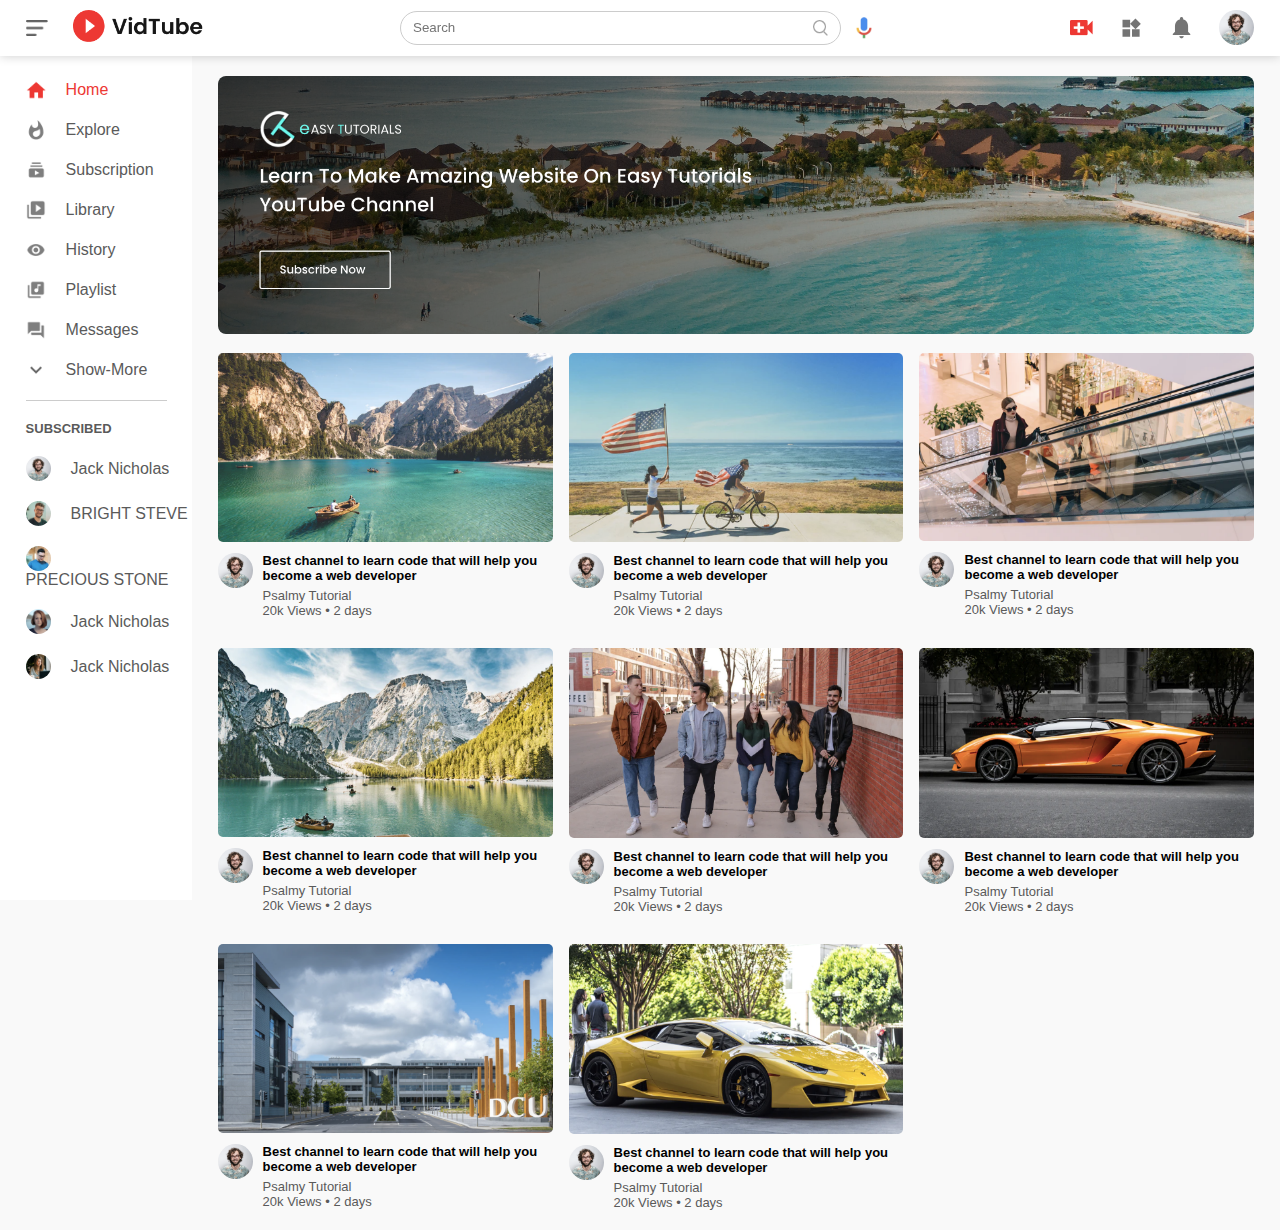
<file: index.html>
<!DOCTYPE html>
<html lang="en">
<head>
    <meta charset="UTF-8">
    <meta http-equiv="X-UA-Compatible" content="IE=edge">
    <meta name="viewport" content="width=device-width, initial-scale=1.0">
    <title>YouTube video</title>
    <link rel="stylesheet" href="style.css">
   
</head>
<body>
    <nav class="flex-div"> 
        <div class="nav-left flex-div">
            <img src="images/menu.png" class="menu-icon">
         <a href="index.html">  <img src="images/logo.png" class="logo"></a> 


        </div>
        
        <div class="nav-middle flex-div">
            <div class="search-box flex-div">
                <input type="text" placeholder="Search">
                <img src="images/search.png">
            </div>
            <img src="images/voice-search.png" class="mic-icon">

        </div>

        <div class="nav-right flex-div">
            <img src="images/upload.png">
            <img src="images/more.png">
            <img src="images/notification.png">
            <img src="images/Jack.png" class="user-icon">

        </div>
    </nav>
        <!--  -----------SIDE BAR------------ -->
        <div class="sidebar">
            <div class="shortcut-links">
                <a href=""><img src="images/home.png"><p>Home</p></a>
                <a href=""><img src="images/explore.png"><p>Explore</p></a>
                <a href=""><img src="images/subscriprion.png"><p>Subscription</p></a>
                <a href=""><img src="images/library.png"><p>Library</p></a>
                <a href=""><img src="images/history.png"><p>History</p></a>
                <a href=""><img src="images/playlist.png"><p>Playlist</p></a>
                <a href=""><img src="images/messages.png"><p>Messages</p></a>
                <a href=""><img src="images/show-more.png"><p>Show-More</p></a>
                <hr>
            </div>
            <div class="subscribed-list">
                <h3>SUBSCRIBED</h3>
                <a href=""><img src="images/Jack.png"><p>Jack Nicholas</p></a>
                <a href=""><img src="images/simon.png"><p>BRIGHT STEVE</p></a>
                <a href=""><img src="images/tom.png"><p>PRECIOUS STONE</p></a>
                <a href=""><img src="images/megan.png"><p>Jack Nicholas</p></a>
                <a href=""><img src="images/cameron.png"><p>Jack Nicholas</p></a>
            </div>
        </div>

        <!-- -----MAIN-------- -->
        <div class="container">
            <div class="banner">
                <img src="images/banner.png">
            </div>
            <div class="list-container">
                <div class="vid-list">
                   <a href="play-video.html"> <img src="images/thumbnail1.png" class="thumbnail"></a>
                    <div class="flex-div">
                        <img src="images/Jack.png">
                        <div class="vid-info">
                            <a href="">Best channel to learn code that will help you become a web developer</a>
                            <p>Psalmy Tutorial</p>
                            <p>20k Views &bull; 2 days</p>
                        </div>
                    </div>
                </div>

                <div class="vid-list">
                    <a href="play-video.html"> <img src="images/thumbnail2.png" class="thumbnail"></a>
                     <div class="flex-div">
                         <img src="images/Jack.png">
                         <div class="vid-info">
                             <a href="">Best channel to learn code that will help you become a web developer</a>
                             <p>Psalmy Tutorial</p>
                             <p>20k Views &bull; 2 days</p>
                         </div>
                     </div>
                 </div>

                 <div class="vid-list">
                    <a href="play-video.html"><img src="images/thumbnail3.png" class="thumbnail"></a>
                     <div class="flex-div">
                         <img src="images/Jack.png">
                         <div class="vid-info">
                             <a href="">Best channel to learn code that will help you become a web developer</a>
                             <p>Psalmy Tutorial</p>
                             <p>20k Views &bull; 2 days</p>
                         </div>
                     </div>
                 </div>

                 <div class="vid-list">
                    <a href=""> <img src="images/thumbnail4.png" class="thumbnail"></a>
                     <div class="flex-div">
                         <img src="images/Jack.png">
                         <div class="vid-info">
                             <a href="">Best channel to learn code that will help you become a web developer</a>
                             <p>Psalmy Tutorial</p>
                             <p>20k Views &bull; 2 days</p>
                         </div>
                     </div>
                 </div>

                 <div class="vid-list">
                    <a href=""> <img src="images/thumbnail5.png" class="thumbnail"></a>
                     <div class="flex-div">
                         <img src="images/Jack.png">
                         <div class="vid-info">
                             <a href="">Best channel to learn code that will help you become a web developer</a>
                             <p>Psalmy Tutorial</p>
                             <p>20k Views &bull; 2 days</p>
                         </div>
                     </div>
                 </div>

                 <div class="vid-list">
                    <a href=""> <img src="images/thumbnail6.png" class="thumbnail"></a>
                     <div class="flex-div">
                         <img src="images/Jack.png">
                         <div class="vid-info">
                             <a href="">Best channel to learn code that will help you become a web developer</a>
                             <p>Psalmy Tutorial</p>
                             <p>20k Views &bull; 2 days</p>
                         </div>
                     </div>
                 </div>

                 <div class="vid-list">
                    <a href=""> <img src="images/thumbnail7.png" class="thumbnail"></a>
                     <div class="flex-div">
                         <img src="images/Jack.png">
                         <div class="vid-info">
                             <a href="">Best channel to learn code that will help you become a web developer</a>
                             <p>Psalmy Tutorial</p>
                             <p>20k Views &bull; 2 days</p>
                         </div>
                     </div>
                 </div>

                 <div class="vid-list">
                    <a href=""> <img src="images/thumbnail8.png" class="thumbnail"></a>
                     <div class="flex-div">
                         <img src="images/Jack.png">
                         <div class="vid-info">
                             <a href="">Best channel to learn code that will help you become a web developer</a>
                             <p>Psalmy Tutorial</p>
                             <p>20k Views &bull; 2 days</p>
                         </div>
                     </div>
                 </div>
            </div>




        </div>





        <script src="script.js"></script>
    
</body>
</html>
</file>
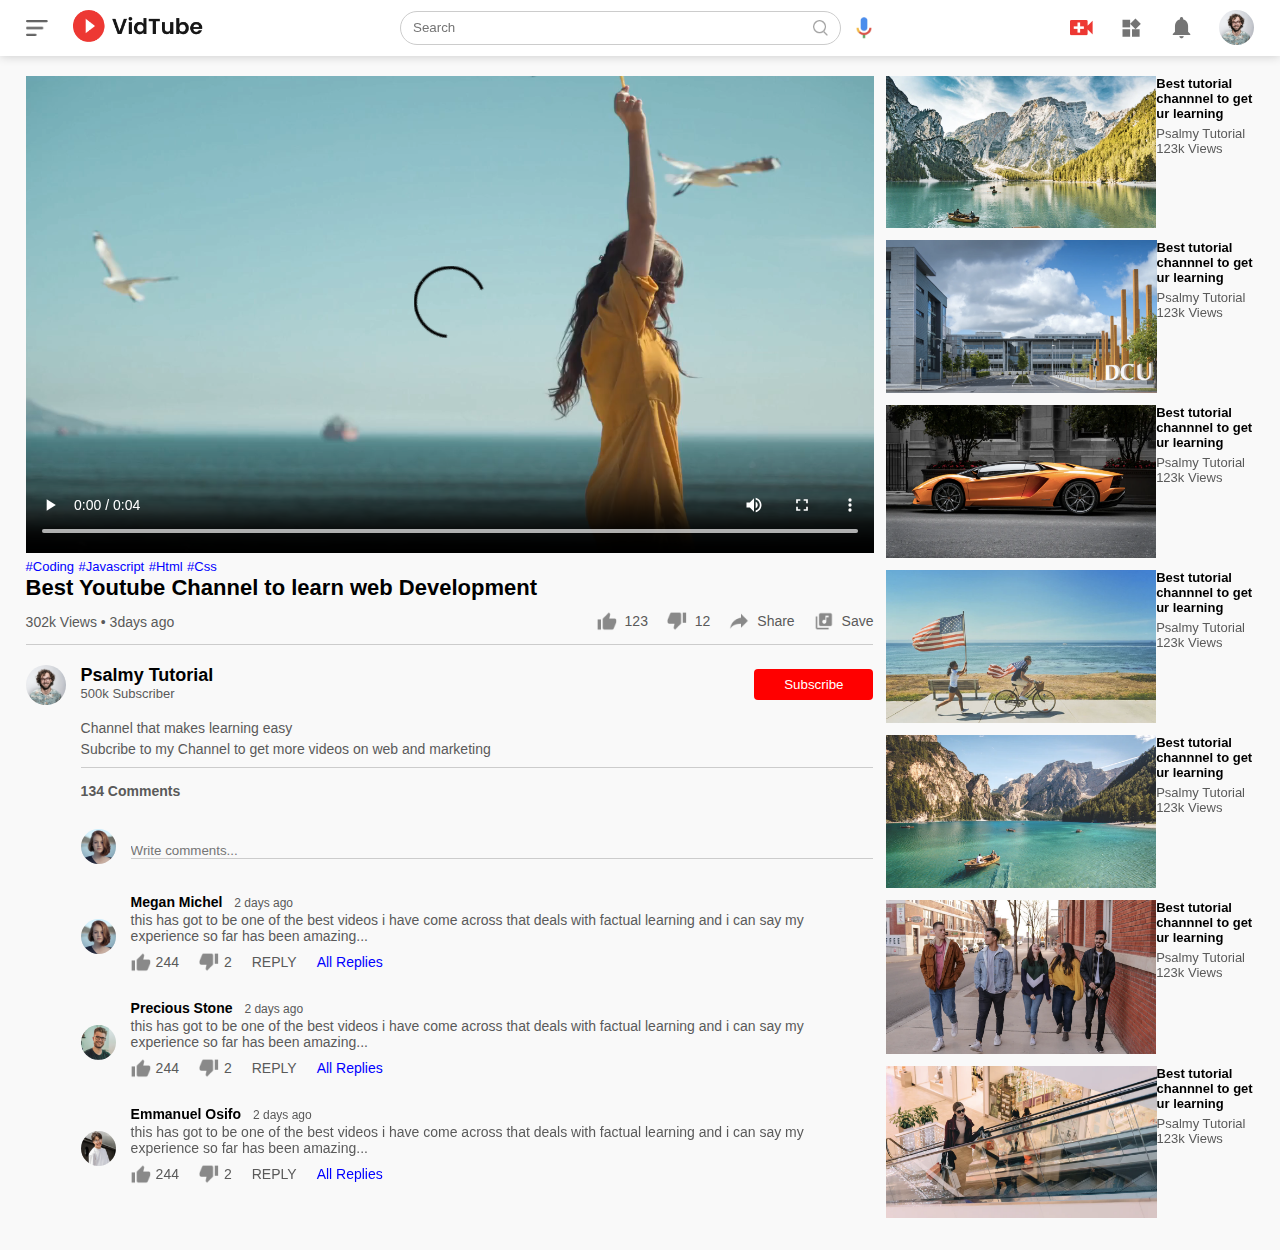
<file: play-video.html>
<!DOCTYPE html>
<html lang="en">
<head>
    <meta charset="UTF-8">
    <meta http-equiv="X-UA-Compatible" content="IE=edge">
    <meta name="viewport" content="width=device-width, initial-scale=1.0">
    <title>Play Video</title>
    <link rel="stylesheet" href="style.css">
</head>
<body>
    <nav class="flex-div"> 
        <div class="nav-left flex-div">
            <img src="images/menu.png" class="menu-icon">
            <a href="index.html">  <img src="images/logo.png" class="logo"></a> 



        </div>
        
        <div class="nav-middle flex-div">
            <div class="search-box flex-div">
                <input type="text" placeholder="Search">
                <img src="images/search.png">
            </div>
            <img src="images/voice-search.png" class="mic-icon">

        </div>

        <div class="nav-right flex-div">
            <img src="images/upload.png">
            <img src="images/more.png">
            <img src="images/notification.png">
            <img src="images/Jack.png" class="user-icon">

        </div>
    </nav>
    



<div class="container play-container">
    <div class="row">
        <div class="play-video">
            <video controls autoplay>
                <source src="images/video.mp4" type="video/mp4"> 
            </video>
                <div class="tags">
                    <a href="">#Coding</a>  <a href="">#Javascript</a>    <a href="">#Html</a>   <a href="">#Css</a> 
                </div>

                <h3>
                    Best Youtube Channel to learn web Development
                </h3>

                <div class="play-video-info">
                    <p>302k Views &bull; 3days ago</p>
                    <div>
                        <a href=""> <img src="images/like.png">123</a>
                        <a href=""> <img src="images/dislike.png">12</a>
                        <a href=""> <img src="images/share.png">Share</a>
                        <a href=""> <img src="images/save.png">Save</a>
                    </div>
                </div>
                <hr>

                <div class="publisher">
                    <img src="images/Jack.png">
                    <div>
                        <p>Psalmy Tutorial</p>
                        <span>500k Subscriber</span>    
                    </div>
                    <button type="button">Subscribe</button>           
                </div>
                <div class="vid-description">
                    <p>Channel that makes learning easy</p>
                    <p>Subcribe to my Channel to get more videos on web and  marketing </p>
                    <hr>
                    <h4>134 Comments</h4>

                    <div class="add-comment">
                        <img src="images/megan.png">
                        <input type="text" placeholder="Write comments...">
                    </div>


                    <!-- -------OLD COMMENT S--------- -->

                    <div class="oldcomment">
                        <img src="images/megan.png">
                        <div class="">
                            <h3>Megan Michel <span>2 days ago</span></h3>
                            <p>
                                this has got to be one of the best videos i have come across that deals with factual
                                learning and i can say my experience so far has been amazing...
                            </p>
                            <div class="acomment-action">
                                <img src="images/like.png">
                                <span>244</span>
                                <img src="images/dislike.png">
                                <span>2</span>
                                <span>REPLY</span>
                                <a href="">All Replies</a>
                        </div>
                      </div>
                    </div>

                    <!-- -------OLD COMMENT ONE--------- -->
                    <div class="oldcomment">
                        <img src="images/simon.png">
                        <div class="">
                            <h3>Precious Stone <span>2 days ago</span></h3>
                            <p>
                                this has got to be one of the best videos i have come across that deals with factual
                                learning and i can say my experience so far has been amazing...
                            </p>
                            <div class="acomment-action">
                                <img src="images/like.png">
                                <span>244</span>
                                <img src="images/dislike.png">
                                <span>2</span>
                                <span>REPLY</span>
                                <a href="">All Replies</a>
                        </div>
                      </div>
                    </div>


                    <!-- -------OLD COMMENT TWO--------- -->

                    <div class="oldcomment">
                        <img src="images/gerard.png">
                        <div class="">
                            <h3>Emmanuel Osifo <span>2 days ago</span></h3>
                            <p>
                                this has got to be one of the best videos i have come across that deals with factual
                                learning and i can say my experience so far has been amazing...
                            </p>
                            <div class="acomment-action">
                                <img src="images/like.png">
                                <span>244</span>
                                <img src="images/dislike.png">
                                <span>2</span>
                                <span>REPLY</span>
                                <a href="">All Replies</a>
                        </div>
                      </div>
                    </div>




                </div>
        </div>

         
        <div class="right-sidebar">

            <div class="side-video-list">
                <a href="">
                    <img src="images/thumbnail4.png">
                </a>
             
                <div class="vid-info">
                    <a href="" class="small-thumbnail">Best tutorial channnel to get ur learning</a>
                    <p>Psalmy Tutorial</p>
                    <p>123k Views</p>
                </div>
            </div>

            <div class="side-video-list">
                <a href="">
                    <img src="images/thumbnail7.png">
                </a>

                <div class="vid-info">
                    <a href="" class="small-thumbnail">Best tutorial channnel to get ur learning</a>
                    <p>Psalmy Tutorial</p>
                    <p>123k Views</p>
                </div>
            </div>

            <div class="side-video-list">
                <a href="">
                    <img src="images/thumbnail6.png">
                </a>

                <div class="vid-info">
                    <a href="" class="small-thumbnail">Best tutorial channnel to get ur learning</a>
                    <p>Psalmy Tutorial</p>
                    <p>123k Views</p>
                </div>
            </div>

            <div class="side-video-list">
                <a href="">
                    <img src="images/thumbnail2.png">
                </a>

                <div class="vid-info">
                    <a href="" class="small-thumbnail">Best tutorial channnel to get ur learning</a>
                    <p>Psalmy Tutorial</p>
                    <p>123k Views</p>
                </div>
            </div>

            <div class="side-video-list">
                <a href="">
                    <img src="images/thumbnail1.png">
                </a>

                <div class="vid-info">
                    <a href="" class="small-thumbnail">Best tutorial channnel to get ur learning</a>
                    <p>Psalmy Tutorial</p>
                    <p>123k Views</p>
                </div>
            </div>

            <div class="side-video-list">
                <a href="">
                    <img src="images/thumbnail5.png">
                </a>

                <div class="vid-info">
                    <a href="" class="small-thumbnail">Best tutorial channnel to get ur learning</a>
                    <p>Psalmy Tutorial</p>
                    <p>123k Views</p>
                </div>
            </div>

            <div class="side-video-list">
                <a href="">
                    <img src="images/thumbnail3.png">
                </a>

                <div class="vid-info">
                    <a href="" class="small-thumbnail">Best tutorial channnel to get ur learning</a>
                    <p>Psalmy Tutorial</p>
                    <p>123k Views</p>
                </div>
            </div>
        </div>

    </div>


</div>












</body>
</html>
</file>
<file: style.css>
*{
    margin: 0;
    padding: 0;
    font-family: 'poppins', sans-serif;
    box-sizing: border-box;

}
a{
    text-decoration: none;
    color: #5a5a5a;

}
img{
    cursor: pointer;
}
.flex-div{
    display: flex;
    align-items: center;
}

nav{
    padding: 10px 2%;
    justify-content: space-between;
    box-shadow: 0 0  10px rgba(0, 0, 0, 0.2);
    background: #fff;
    position: sticky;
    top: 0;
    z-index: 10;
}
.nav-right img{
    width: 25px;
    margin-right: 25px;
}
.nav-right .user-icon{
    width: 35px;
    border-radius: 50%;
    margin-right: 0;
}

.nav-left .menu-icon{
    width: 22px;
    margin-right: 25px;
}

.nav-left .logo{
    width: 130px;

}

.nav-middle .mic-icon{
    width: 16px;
}
.nav-middle .search-box{
    border: 1px solid #ccc;
    margin-right: 15px;
    padding: 8px 12px;
    border-radius: 25px;
}

.nav-middle .search-box input{
    width: 400px;
    border: 0;
    outline: 0;
    background: transparent;

}
.nav-middle .search-box img{
    width: 15px;
}

                            /* ----side bar---- */
.sidebar{
    background: #fff;
    width: 15%;
    height: 100vh;
    position: fixed;
    top: 0;
    padding-left: 2%;
    padding-top: 80px;
}
.shortcut-links a img{
    width: 20px;
    margin-right: 20px;

}
.shortcut-links a{
    display: flex;
    align-items: center;
    margin-bottom: 20px;
    width: fit-content;
    flex-wrap: wrap;
}

.shortcut-links a:first-child{
    color: #ed3833;
}
.sidebar hr{
    border: 0;
    height: 1px;
    background: #ccc;
    width: 85%;
}

.subscribed-list h3{
    font-size: 13px;
    margin: 20px 0;
    color: #5a5a5a;
}
.subscribed-list a{
    display: flex;
    align-items: center;
    margin-bottom: 20px;
    width: fit-content;
    flex-wrap: wrap;
}
.subscribed-list a img{
    width: 25px;
    border-radius: 50%;
    margin-right: 20px ;

}
.small-sidebar{
    width: 5%;
}
.small-sidebar a p {
    display: none;
}
.small-sidebar h3{
    display: none;
}
small-sidebar hr{
    width: 50%;
    margin-bottom: 25px;
}

                /* -------MAIN------- */
.container{
    background: #f9f9f9;
    padding-left: 17%;
    padding-right: 2%;
    padding-top: 20px;
    padding-bottom: 20px;
}
.large-container{
    padding-left: 7%;
}


.banner{
    width: 100%;
}
.banner img{
    width: 100%;
    border-radius: 8px;
}
.list-container{
    display: grid;
    grid-template-columns: repeat(auto-fit, minmax(250px,1fr));
    grid-column-gap: 16px;
    grid-row-gap: 30px;
    margin-top: 15px;

}
.vid-list .thumbnail{

    width: 100%;
    border-radius: 5px;

}

.vid-list .flex-div{
    align-items: flex-start;
    margin-top: 7px;
}

.vid-list .flex-div img{
    width: 35px;
    margin-right: 10px;
    border-radius: 50%;
}

.vid-info{
    color: #5a5a5a;
    font-size: 13px;

}
.vid-info a{
    color: #000;
    font-weight: 600;
    display: block;
    margin-bottom: 5px;
}


@media(max-width: 900px){
    .menu-icon{
        display: none;
    }
    .sidebar{
        display: none;
    }
    .container, .large-container{
        padding-left: 5%;
        padding-right: 5%;
    }
    .nav-right img{
        display: none;
    }
    .nav-right .user-icon{
        display: block;
        width: 30px;
    }
    .nav-middle .search-box input{
        width: 100px;
    }
    .nav-middle .mic-icon{
        display: none;
    }
    .logo{
        width: 90px;
    }
}



/* -------------Play video page--------------------- */

.play-container{
    padding-left: 2%;
}

.row{
    display: flex;
    justify-content: space-between;
    flex-wrap: wrap;
}

.play-video{
    flex-basis: 69%;
}
.right-sidebar{
    flex-basis: 30%;

}

.play-video video{
    width: 100%;
}
.side-video-list{
    display: flex;
    justify-content: space-between;
    margin-bottom: 8px;
}

.side-video-list img{
    width: 100%;

}

.side-video-list .small-thumbnail{
    flex-basis: 49%;

}
.side-video-list .vid-info{
    flex-basis: 49%;

}

.play-video .tags a{
    color: #0000ff;
    font-size: 13px;
}
.play-video h3{
    font-weight: 600;
    font-size: 22px;
}
.play-video .play-video-info{
    display: flex;
    align-items: center;
    justify-content: space-between;
    flex-wrap: wrap;
    margin-top: 10px;
    font-size: 14px;
    color: #5a5a5a;

}
.play-video .play-video-info a img{
    width: 20px;
    margin-right: 8px;
}
.play-video .play-video-info a{
    display: inline-flex;
    align-items: center;
    margin-left: 15px;
}
.play-video hr{
    border: 0;
    height: 1px;
    background: #ccc;
    margin: 10px 0px;
}

.publisher{
    display: flex;
    align-items: center;
    margin-top: 20px;
}

.publisher div{
    flex: 1;
    line-height: 18px;
}

.publisher img{
    width: 40px;
    border-radius: 50%;
    margin-right: 15px;
}

.publisher div p{
    color: #000;
    font-weight: 600;
    font-size: 18px;
} 

.publisher div span{
font-size: 13px;
color: #5a5a5a;
}

.publisher button{
    background: red;
    color: #fff;
    padding: 8px 30px;
    border: 0;
    outline: 0;
    border-radius: 4px;
    cursor: pointer;
}

.vid-description{
    padding-left: 55px;
    margin: 15px 0;
}
.vid-description p{
font-size: 14px;
margin-bottom: 5px;
color: #5a5a5a;
}

.vid-description h4{
    font-size: 14px;
    color: #5a5a5a;
    margin-top: 15px;
}

.add-comment{
    display: flex;
    align-items: center;
    margin: 30px 0;

}

.add-comment img{
    width: 35px;
    border-radius: 50%;
    margin-right: 15px;
}
.add-comment input{
    border: 0;
    outline: 0;
    border-bottom: 1px solid #ccc;
    width: 100%;
    padding-top: 10px;
    background: transparent;
}

.oldcomment{
    display: flex;
    align-items: center;
    margin: 20px 0;
}

.oldcomment img{
    width: 35px;
    border-radius: 50%;
    margin-right: 15px;
}

.oldcomment h3{
    font-size: 14px;
    margin-bottom: 2px;
}


.oldcomment h3 span{
    font-size: 12px;
    color: #5a5a5a;
    font-weight: 500;
    margin-left: 8px;
}

.oldcomment .acomment-action{
    display: flex;
    align-items: center;
    margin: 8px 0;
    font-size: 14px;
}

.oldcomment .acomment-action img{
    border-radius: 0;
    width: 20px;
    margin-right: 5px;
}

.oldcomment .acomment-action span{
    margin-right: 20px;
    color: #5a5a5a;
}

.oldcomment .acomment-action a{
color: #0000ff;
}


@media (max-width:900px){
    .play-video{
        flex-basis: 100%;
    }
    .right-sidebar{
        flex-basis: 100%;
    }
    .play-container{
        padding-left: 5%;
    }
    .vid-description{
        padding-left: 0;
    }

.play-video .play-video-info a{
    margin-left: 0;
    margin-right: 15px;
    margin-top: 15px;
}
}
</file>
